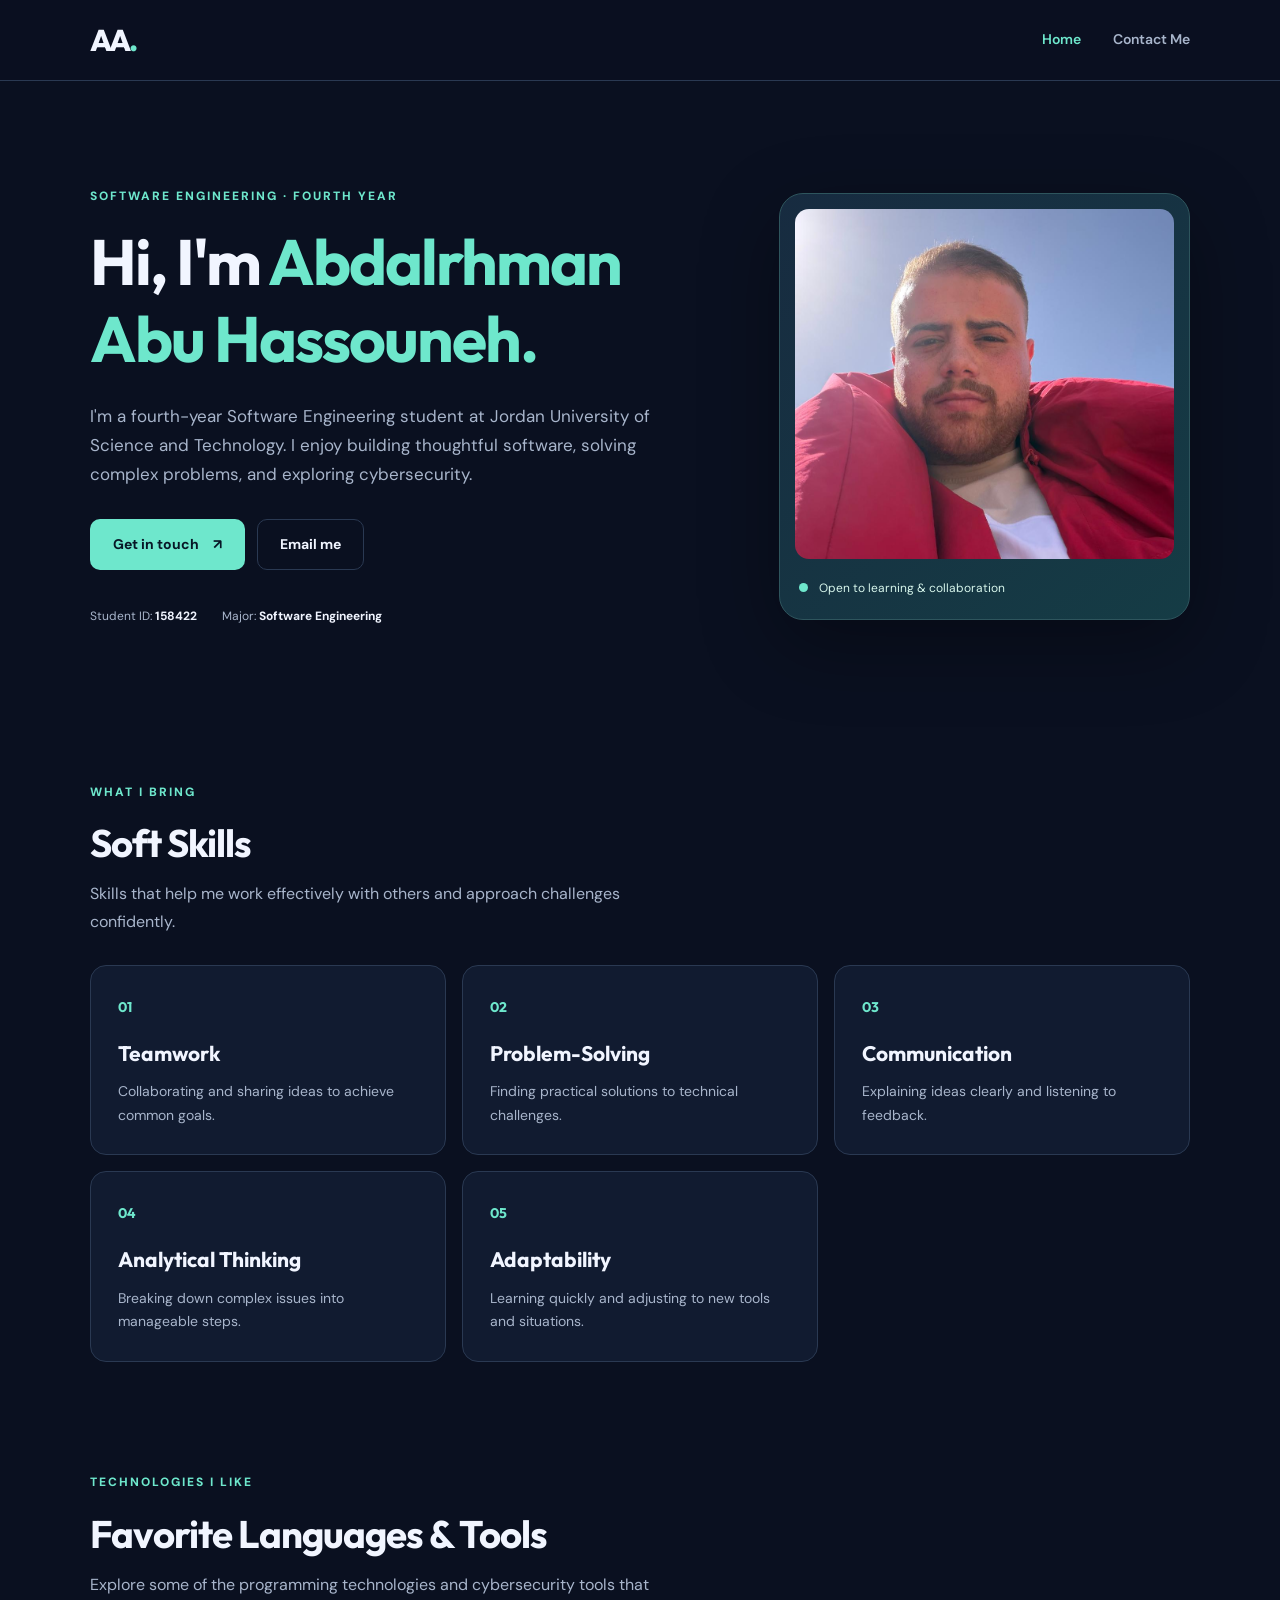
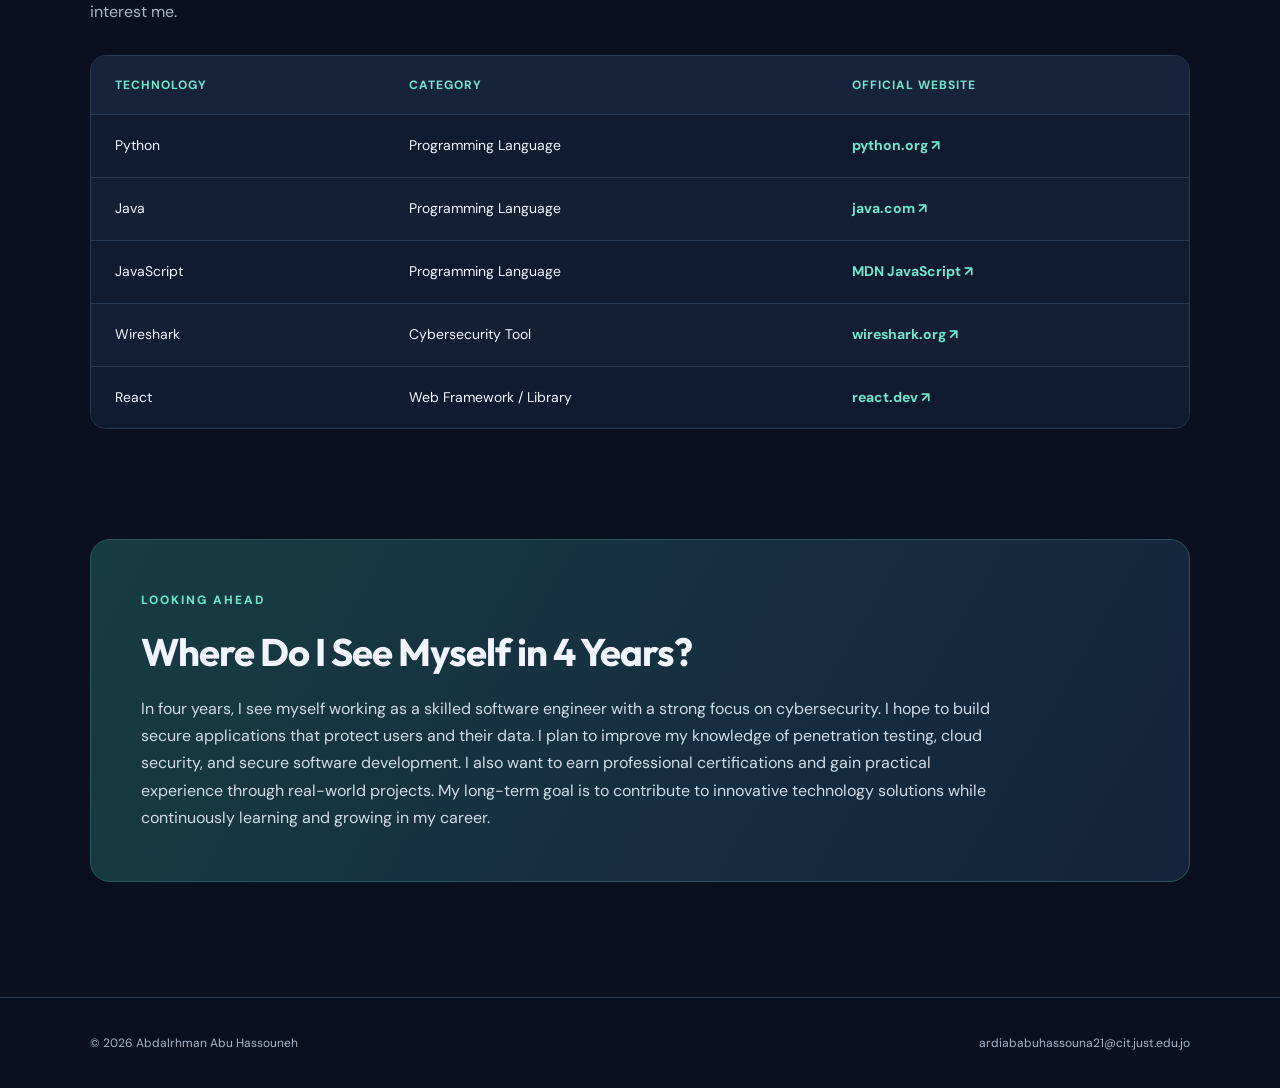
<file: index.html>
<!DOCTYPE html>
<html lang="en">
<head>
  <meta charset="UTF-8">
  <meta name="viewport" content="width=device-width, initial-scale=1.0">
  <meta name="description" content="Portfolio of Abdalrhman Abu Hassouneh, Software Engineering student at JUST.">
  <title>158422 | Abdalrhman Abu Hassouneh</title>
  <link rel="stylesheet" href="style.css">
</head>
<body>
  <header class="site-header">
    <nav class="nav container" aria-label="Main navigation">
      <a class="brand" href="index.html">AA<span>.</span></a>
      <div class="nav-links"><a class="active" href="index.html" aria-current="page">Home</a><a href="contact.html">Contact Me</a></div>
    </nav>
  </header>
  <main>
    <section class="hero container">
      <div class="hero-copy">
        <span class="eyebrow">SOFTWARE ENGINEERING · FOURTH YEAR</span>
        <h1>Hi, I'm <span>Abdalrhman<br>Abu Hassouneh.</span></h1>
        <p>I'm a fourth-year Software Engineering student at Jordan University of Science and Technology. I enjoy building thoughtful software, solving complex problems, and exploring cybersecurity.</p>
        <div class="actions"><a class="button primary" href="contact.html">Get in touch <span aria-hidden="true">↗</span></a><a class="button secondary" href="mailto:ardiababuhassouna21@cit.just.edu.jo">Email me</a></div>
        <div class="mini-details"><span>Student ID: <strong>158422</strong></span><span>Major: <strong>Software Engineering</strong></span></div>
      </div>
      <div class="portrait-card">
        <img src="profile.jpg" alt="Photo of Abdalrhman Abu Hassouneh">
        <div class="portrait-caption"><span class="status-dot"></span> Open to learning & collaboration</div>
      </div>
    </section>
    <section class="section container" aria-labelledby="skills-heading">
      <div class="section-heading"><span class="eyebrow">WHAT I BRING</span><h2 id="skills-heading">Soft Skills</h2><p>Skills that help me work effectively with others and approach challenges confidently.</p></div>
      <div class="skill-grid"><article class="skill"><span class="skill-icon">01</span><h3>Teamwork</h3><p>Collaborating and sharing ideas to achieve common goals.</p></article><article class="skill"><span class="skill-icon">02</span><h3>Problem-Solving</h3><p>Finding practical solutions to technical challenges.</p></article><article class="skill"><span class="skill-icon">03</span><h3>Communication</h3><p>Explaining ideas clearly and listening to feedback.</p></article><article class="skill"><span class="skill-icon">04</span><h3>Analytical Thinking</h3><p>Breaking down complex issues into manageable steps.</p></article><article class="skill"><span class="skill-icon">05</span><h3>Adaptability</h3><p>Learning quickly and adjusting to new tools and situations.</p></article></div>
    </section>
    <section class="section container" aria-labelledby="tools-heading"><div class="section-heading"><span class="eyebrow">TECHNOLOGIES I LIKE</span><h2 id="tools-heading">Favorite Languages & Tools</h2><p>Explore some of the programming technologies and cybersecurity tools that interest me.</p></div>
      <div class="table-wrap"><table><thead><tr><th>Technology</th><th>Category</th><th>Official Website</th></tr></thead><tbody><tr><td>Python</td><td>Programming Language</td><td><a href="https://www.python.org/" target="_blank" rel="noopener noreferrer">python.org ↗</a></td></tr><tr><td>Java</td><td>Programming Language</td><td><a href="https://www.java.com/" target="_blank" rel="noopener noreferrer">java.com ↗</a></td></tr><tr><td>JavaScript</td><td>Programming Language</td><td><a href="https://developer.mozilla.org/en-US/docs/Web/JavaScript" target="_blank" rel="noopener noreferrer">MDN JavaScript ↗</a></td></tr><tr><td>Wireshark</td><td>Cybersecurity Tool</td><td><a href="https://www.wireshark.org/" target="_blank" rel="noopener noreferrer">wireshark.org ↗</a></td></tr><tr><td>React</td><td>Web Framework / Library</td><td><a href="https://react.dev/" target="_blank" rel="noopener noreferrer">react.dev ↗</a></td></tr></tbody></table></div>
    </section>
    <section class="section container" aria-labelledby="future-heading"><div class="future-card"><span class="eyebrow">LOOKING AHEAD</span><h2 id="future-heading">Where Do I See Myself in 4 Years?</h2><p>In four years, I see myself working as a skilled software engineer with a strong focus on cybersecurity. I hope to build secure applications that protect users and their data. I plan to improve my knowledge of penetration testing, cloud security, and secure software development. I also want to earn professional certifications and gain practical experience through real-world projects. My long-term goal is to contribute to innovative technology solutions while continuously learning and growing in my career.</p></div></section>
  </main>
  <footer class="footer"><div class="container footer-inner"><span>© 2026 Abdalrhman Abu Hassouneh</span><a href="mailto:ardiababuhassouna21@cit.just.edu.jo">ardiababuhassouna21@cit.just.edu.jo</a></div></footer>
</body>
</html>
</file>
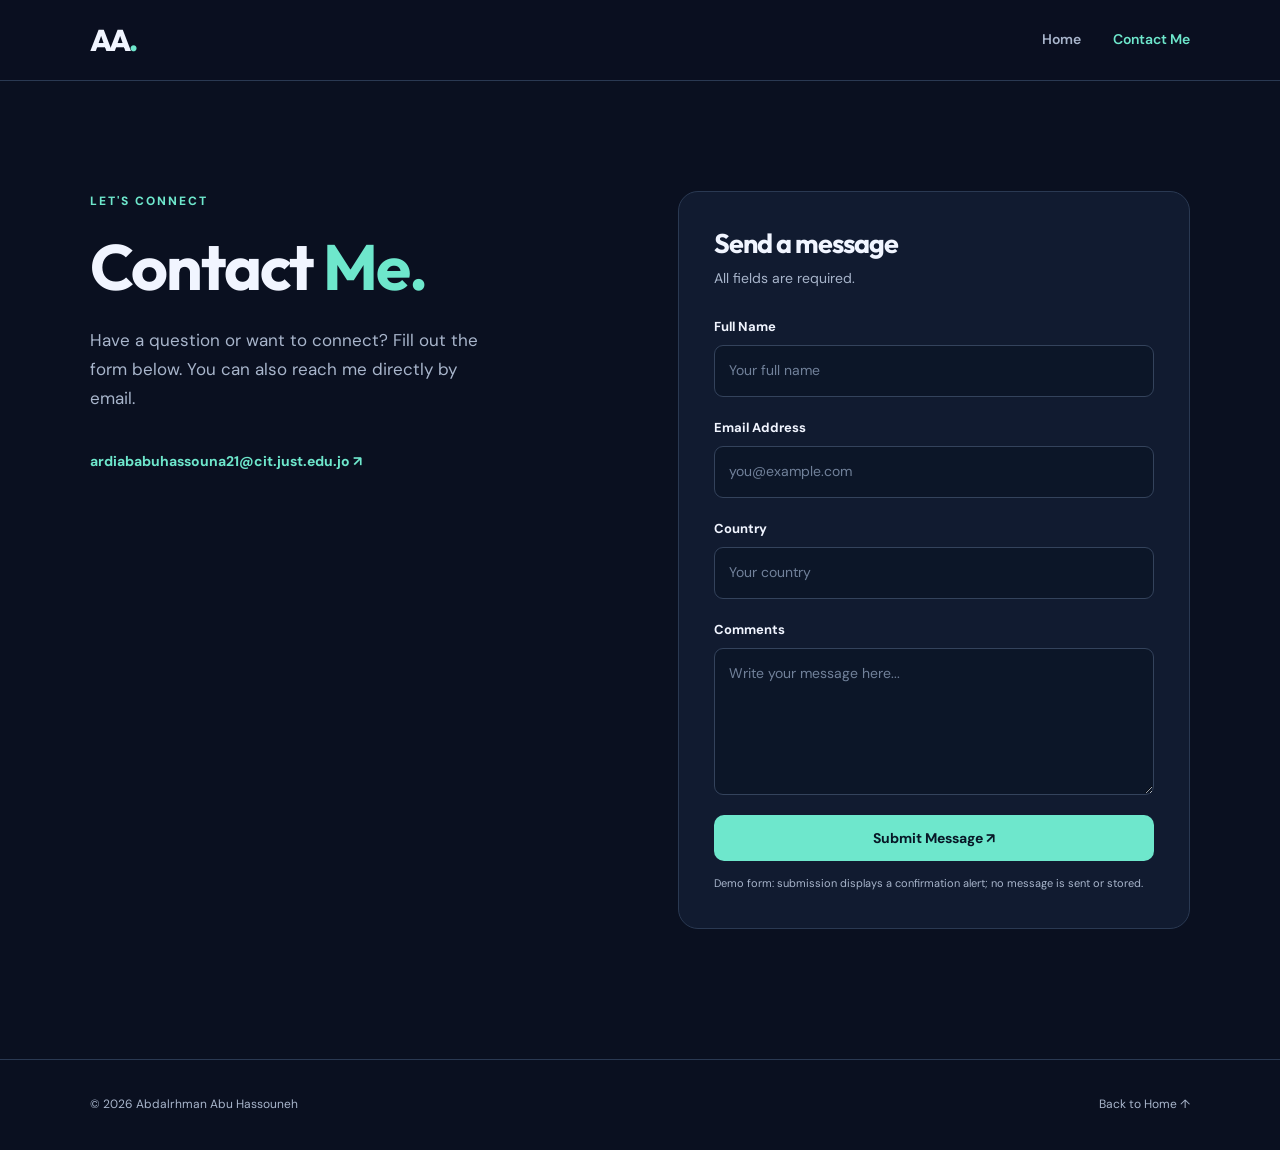
<file: contact.html>
<!DOCTYPE html>
<html lang="en">
<head>
  <meta charset="UTF-8">
  <meta name="viewport" content="width=device-width, initial-scale=1.0">
  <meta name="description" content="Contact Abdalrhman Abu Hassouneh.">
  <title>Contact Me | 158422 | Abdalrhman Abu Hassouneh</title>
  <link rel="stylesheet" href="style.css">
  <script src="script.js" defer></script>
</head>
<body>
  <header class="site-header"><nav class="nav container" aria-label="Main navigation"><a class="brand" href="index.html">AA<span>.</span></a><div class="nav-links"><a href="index.html">Home</a><a class="active" href="contact.html" aria-current="page">Contact Me</a></div></nav></header>
  <main class="contact-main container"><div class="contact-intro"><span class="eyebrow">LET'S CONNECT</span><h1>Contact <span>Me.</span></h1><p>Have a question or want to connect? Fill out the form below. You can also reach me directly by email.</p><a class="email-link" href="mailto:ardiababuhassouna21@cit.just.edu.jo">ardiababuhassouna21@cit.just.edu.jo ↗</a></div>
    <div class="form-card"><h2>Send a message</h2><p>All fields are required.</p><form id="contactForm" novalidate><div class="field"><label for="fullName">Full Name</label><input id="fullName" name="fullName" type="text" placeholder="Your full name" autocomplete="name" required></div><div class="field"><label for="email">Email Address</label><input id="email" name="email" type="email" placeholder="you@example.com" autocomplete="email" required></div><div class="field"><label for="country">Country</label><input id="country" name="country" type="text" placeholder="Your country" autocomplete="country-name" required></div><div class="field"><label for="comments">Comments</label><textarea id="comments" name="comments" rows="5" placeholder="Write your message here..." required></textarea></div><button class="button primary submit-button" type="submit">Submit Message ↗</button><p class="form-note">Demo form: submission displays a confirmation alert; no message is sent or stored.</p></form></div>
  </main>
  <footer class="footer"><div class="container footer-inner"><span>© 2026 Abdalrhman Abu Hassouneh</span><a href="index.html">Back to Home ↑</a></div></footer>
</body>
</html>
</file>
<file: style.css>
@import url('https://fonts.googleapis.com/css2?family=DM+Sans:wght@400;500;600;700&family=Outfit:wght@400;500;600;700;800&display=swap');
:root{--bg:#0a1020;--surface:#111b30;--surface2:#17233b;--text:#f1f5ff;--muted:#a8b5cb;--accent:#6ee7cc;--line:#2a3952}*{box-sizing:border-box}html{scroll-behavior:smooth}body{margin:0;background:var(--bg);color:var(--text);font-family:'DM Sans',Arial,sans-serif;line-height:1.7}a{color:inherit;text-decoration:none}a:focus-visible,button:focus-visible,input:focus-visible,textarea:focus-visible{outline:3px solid var(--accent);outline-offset:3px}.container{width:min(1100px,calc(100% - 44px));margin:auto}.site-header{border-bottom:1px solid var(--line);background:#0a1020e8}.nav{min-height:80px;display:flex;align-items:center;justify-content:space-between}.brand{font:800 30px 'Outfit',sans-serif;letter-spacing:-2px}.brand span,h1 span{color:var(--accent)}.nav-links{display:flex;gap:32px}.nav-links a{font-weight:600;font-size:14px;color:var(--muted);transition:color .2s}.nav-links a:hover,.nav-links a.active{color:var(--accent)}h1,h2,h3{font-family:'Outfit',Arial,sans-serif;line-height:1.2;margin:0}h1{font-size:clamp(42px,5vw,68px);letter-spacing:-2px}h2{font-size:clamp(30px,3vw,42px);letter-spacing:-1px}h3{font-size:21px}.eyebrow{display:block;color:var(--accent);font-size:12px;letter-spacing:2px;font-weight:800;margin-bottom:18px}.hero{display:grid;grid-template-columns:1.3fr .85fr;gap:60px;align-items:center;padding-top:105px;padding-bottom:110px}.hero-copy>p{max-width:580px;color:var(--muted);font-size:17px;margin:24px 0 30px}.actions{display:flex;gap:12px;flex-wrap:wrap}.button{display:inline-flex;align-items:center;justify-content:center;gap:14px;padding:13px 22px;border-radius:10px;font-weight:700;font-size:14px;border:1px solid transparent;cursor:pointer;transition:transform .2s,background .2s}.button:hover{transform:translateY(-2px)}.primary{background:var(--accent);color:#071726}.primary:hover{background:#a0f4e3}.secondary{border-color:var(--line);color:var(--text)}.secondary:hover{background:var(--surface)}.mini-details{display:flex;gap:25px;flex-wrap:wrap;margin-top:36px;color:var(--muted);font-size:12px}.mini-details strong{color:var(--text)}.portrait-card{background:linear-gradient(140deg,#172b40,#153c45);border:1px solid #2e555d;padding:15px;border-radius:24px;box-shadow:0 24px 80px #0005}.portrait-placeholder{min-height:350px;display:flex;flex-direction:column;align-items:center;justify-content:center;text-align:center;border:2px dashed #659b9a;border-radius:14px;color:#ccece8;padding:18px}.portrait-placeholder span{font-size:90px;line-height:1;color:var(--accent)}.portrait-placeholder p{font-size:18px;font-weight:700;margin:18px 0 0}.portrait-placeholder small{color:var(--muted)}.portrait-card img{width:100%;height:350px;object-fit:cover;display:block;border-radius:14px}.portrait-caption{padding:19px 4px 5px;font-size:12px;color:#d7f6ec}.status-dot{display:inline-block;width:9px;height:9px;border-radius:50%;background:var(--accent);margin-right:8px}.section{padding-top:45px;padding-bottom:65px}.section-heading{margin-bottom:30px}.section-heading p{max-width:600px;color:var(--muted);margin:14px 0}.skill-grid{display:grid;grid-template-columns:repeat(3,1fr);gap:16px}.skill{background:var(--surface);border:1px solid var(--line);border-radius:16px;padding:27px}.skill-icon{display:inline-block;color:var(--accent);font:700 14px 'Outfit';margin-bottom:25px}.skill p{color:var(--muted);font-size:14px;margin-bottom:0}.table-wrap{overflow-x:auto;border:1px solid var(--line);border-radius:16px}table{width:100%;border-collapse:collapse;text-align:left;min-width:520px}th,td{padding:19px 24px;border-bottom:1px solid var(--line)}th{font-size:12px;letter-spacing:1px;text-transform:uppercase;color:var(--accent);background:var(--surface2)}td{font-size:14px}tr:last-child td{border-bottom:0}tbody tr{background:var(--surface)}tbody tr:nth-child(even){background:#141f34}td a{color:var(--accent);font-weight:700}td a:hover{text-decoration:underline}.future-card{padding:50px;border-radius:20px;background:linear-gradient(120deg,#183c43,#14233b);border:1px solid #2a555a}.future-card h2{margin-bottom:20px}.future-card p{color:#d0dce7;max-width:850px;font-size:16px;margin:0}.footer{border-top:1px solid var(--line);margin-top:50px}.footer-inner{min-height:90px;display:flex;align-items:center;justify-content:space-between;gap:16px;color:var(--muted);font-size:12px;flex-wrap:wrap}.footer a:hover{color:var(--accent)}.contact-main{min-height:calc(100vh - 220px);display:grid;grid-template-columns:1fr 1fr;gap:75px;align-items:start;padding-top:110px;padding-bottom:80px}.contact-intro h1{margin-bottom:20px}.contact-intro p{color:var(--muted);font-size:17px;max-width:400px}.email-link{display:inline-block;color:var(--accent);font-size:14px;font-weight:700;margin-top:20px;overflow-wrap:anywhere}.form-card{padding:35px;background:var(--surface);border:1px solid var(--line);border-radius:20px}.form-card h2{font-size:27px}.form-card>p{color:var(--muted);margin:8px 0 25px;font-size:14px}.field{margin-bottom:20px}.field label{display:block;font-size:13px;font-weight:700;margin-bottom:7px}.field input,.field textarea{display:block;width:100%;background:#0c1628;border:1px solid #34435c;border-radius:9px;padding:13px 14px;color:var(--text);font:inherit;font-size:14px;resize:vertical}.field input::placeholder,.field textarea::placeholder{color:#71819a}.submit-button{width:100%;font-family:inherit}.form-note{color:var(--muted);font-size:11px;margin:13px 0 0}@media(max-width:800px){.hero,.contact-main{grid-template-columns:1fr;gap:38px}.hero{padding-top:65px;padding-bottom:55px}.contact-main{padding-top:65px}.portrait-card{max-width:440px}.skill-grid{grid-template-columns:repeat(2,1fr)}}@media(max-width:540px){.nav{min-height:70px}.nav-links{gap:16px}.hero h1{font-size:40px}.skill-grid{grid-template-columns:1fr}.future-card{padding:27px}.form-card{padding:24px}.footer-inner{padding:20px 0}.mini-details{gap:10px}}
</file>
